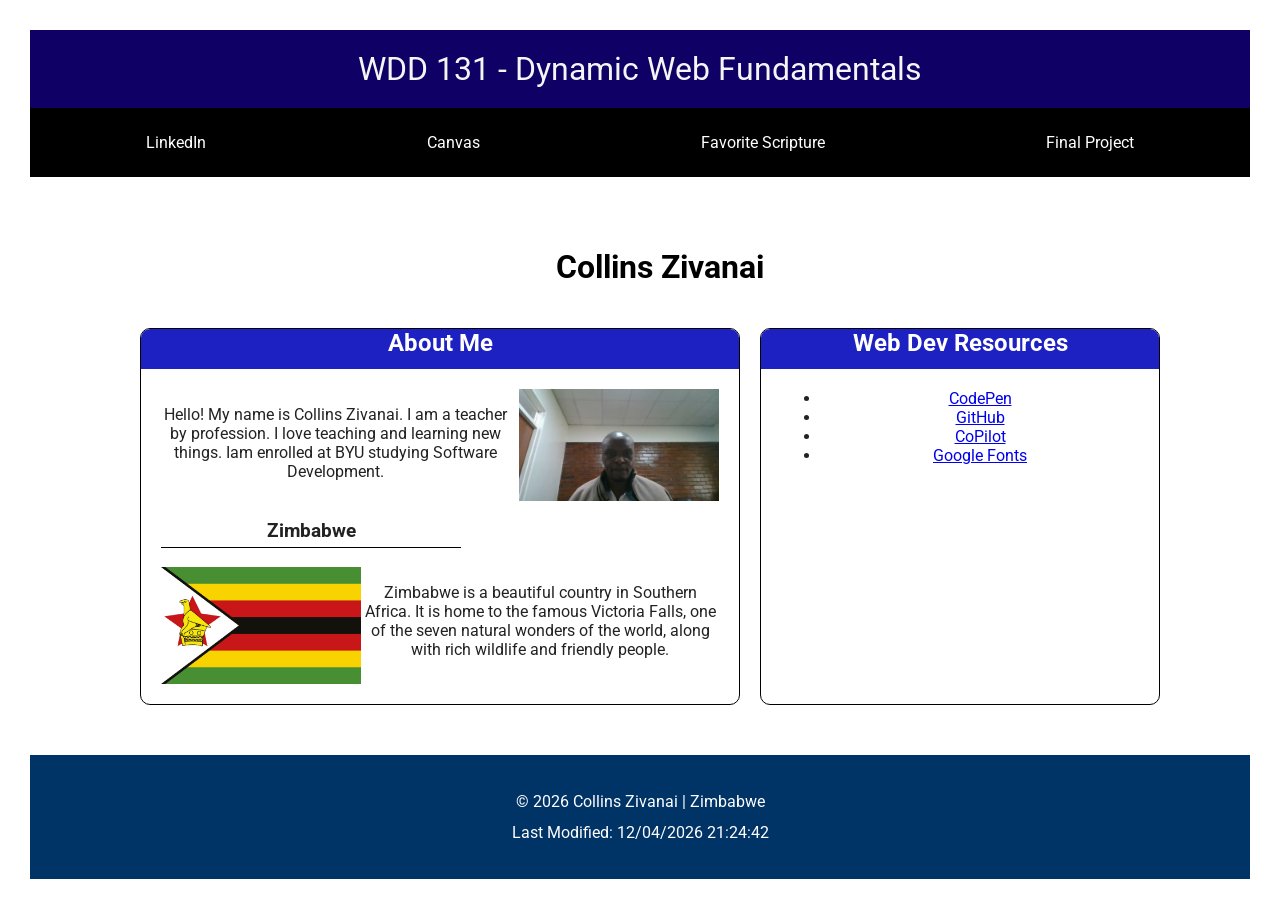
<file: index.html>
<!DOCTYPE html>
<html lang="en">

<head>
    <meta charset="UTF-8">
    <meta name="viewport" content="width=device-width, initial-scale=1.0">

    <title>WDD 131 - Dynamic Web Fundamentals - Collins Zivanai</title>

    <meta name="description" content="WDD 131 - Dynamic Web Fundamentals, Collins Zivanai, Profile">
    <meta name="author" content="Collins Zivanai">

    <link rel="preconnect" href="https://fonts.googleapis.com">
    <link rel="preconnect" href="https://fonts.gstatic.com" crossorigin>
    <link href="https://fonts.googleapis.com/css2?family=Roboto&display=swap" rel="stylesheet">
    <link rel="stylesheet" href="styles/base.css">

    <script src="scripts/getdates.js" defer></script>

</head>

<body>

    <header>

        <span id="course-title">
            WDD 131 - Dynamic Web Fundamentals
        </span>

        <nav>

            <a href="https://www.linkedin.com/in/collins-zivanai-a1b0b11b4">LinkedIn</a>

            <a href="https://byupw.instructure.com/" target="_blank">Canvas</a>

            <a href="https://www.churchofjesuschrist.org/study/scriptures/nt/matt/25?lang=eng&id=p1-p13#p1" target="_blank">Favorite Scripture</a>

            <a href="#">Final Project</a>

        </nav>

    </header>

    <main>

        <h1>Collins Zivanai</h1>

        <div class="cards-container">
            <section class="card">

                <h2>About Me</h2>

                <div class = "profile">
                    <img src="images/profile.jpg" alt="My Profile Picture">

                    <p>
                        Hello! My name is Collins Zivanai. I am a teacher by profession.
                        I love teaching and learning new things. Iam enrolled at BYU studying
                        Software Development.
                    </p>
                </div>

                <h3 class="country-name">Zimbabwe</h3>

                <div class = "zimbabwe">
                    <img src="images/myzimbabwe.jpg" alt="Victoria Falls">

                    <p>
                        Zimbabwe is a beautiful country in Southern Africa. It is home
                        to the famous Victoria Falls, one of the seven natural wonders
                        of the world, along with rich wildlife and friendly people.
                    </p>
                </div>
            </section>


            <section class="card">
                <h2>Web Dev Resources</h2>
                    <ul class="navigation-webdev">
                        <li><a href="https://codepen.io/your-work" title="CodePen">CodePen</a></li>
                        <li><a href="https://github.com/" title="GitHub">GitHub</a></li>
                        <li><a href="https://copilot.microsoft.com/" title="AI MS CoPilot">CoPilot</a></li>
                        <li><a href="https://fonts.google.com/" title="Google Fonts">Google Fonts</a></li>
                    </ul>

            </section>
        </div>
    </main>
    <footer>

        <p>
            &copy;
            <span id="currentyear"></span>
            Collins Zivanai | Zimbabwe
        </p>

        <p id="lastModified"></p>

    </footer>

</body>

</html>
</file>
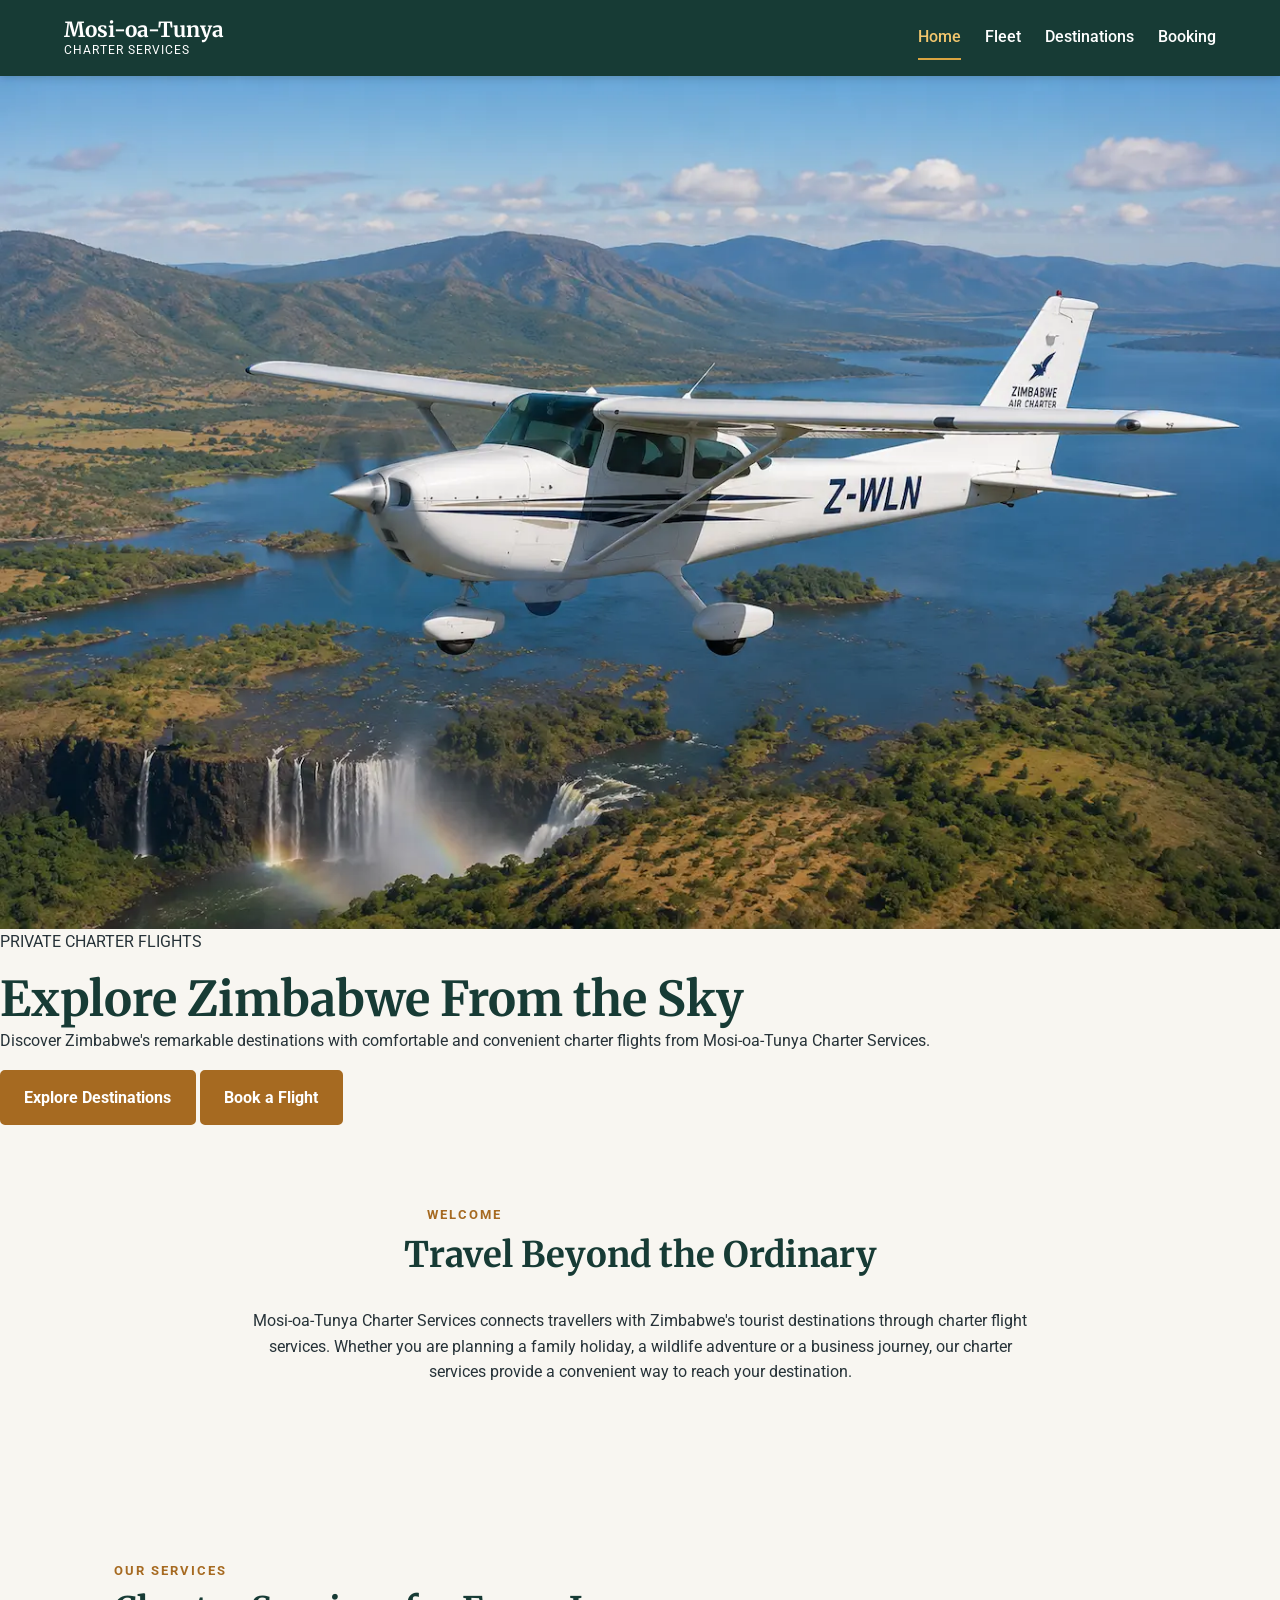
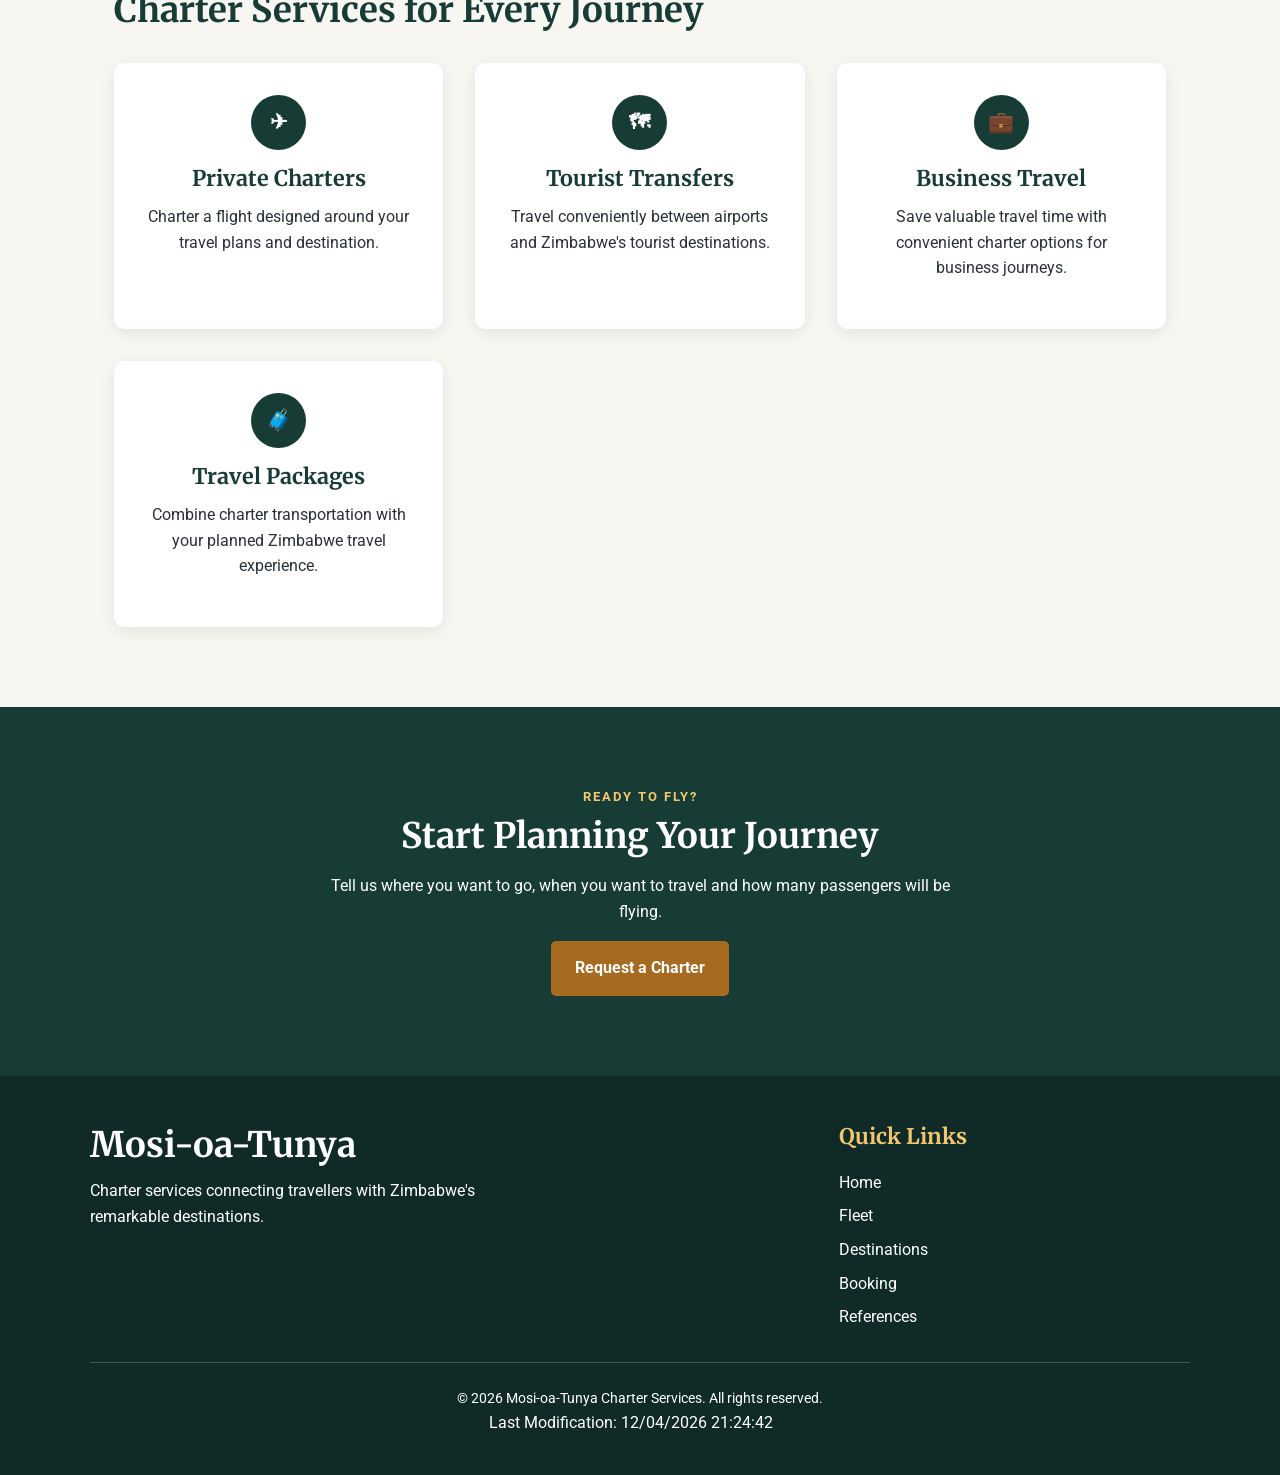
<file: Project/index.html>
<!DOCTYPE html>
<html lang="en">

<head>
    <meta charset="UTF-8">
    <meta name="viewport" content="width=device-width, initial-scale=1.0">

    <meta name="description" content="Mosi-oa-Tunya Charter Services provides charter flights connecting travellers with Zimbabwe's tourist destinations.">

    <meta name="author" content="Collins Zivanai">

    <title>Mosi-oa-Tunya Charter Services | Home</title>

    <link rel="preconnect" href="https://fonts.googleapis.com">
    <link rel="preconnect" href="https://fonts.gstatic.com" crossorigin>

    <link
        href="https://fonts.googleapis.com/css2?family=Merriweather:wght@700&family=Roboto:wght@400;500;700&display=swap"
        rel="stylesheet">

    <link rel="stylesheet" href="styles/site.css">

    <script src="scripts/site.js" defer></script>
</head>

<body>

    <header class="site-header">

        <div class="header-container">

            <a href="index.html" class="logo">
                Mosi-oa-Tunya
                <span>Charter Services</span>
            </a>

            <button class="menu-button" id="menuButton"
                aria-label="Open navigation menu">
                ☰
            </button>

            <nav class="navigation" id="navigation">
                <a href="index.html" class="active">Home</a>
                <a href="fleet.html">Fleet</a>
                <a href="destinations.html">Destinations</a>
                <a href="booking.html">Booking</a>
            </nav>

        </div>

    </header>


    <main>


        <section class="hero">

            <picture>
                <img
                    src="Images/hero.webp"
                    alt="Cessna aircraft flying over a Zimbabwean landscape">
            </picture>

            <div class="hero-content">

                <p class="hero-label">PRIVATE CHARTER FLIGHTS</p>

                <h1>Explore Zimbabwe From the Sky</h1>

                <p>
                    Discover Zimbabwe's remarkable destinations with
                    comfortable and convenient charter flights from
                    Mosi-oa-Tunya Charter Services.
                </p>

                <div class="hero-buttons">
                    <a href="destinations.html" class="button">
                        Explore Destinations
                    </a>

                    <a href="booking.html" class="button button-secondary">
                        Book a Flight
                    </a>
                </div>

            </div>

        </section>

        <section class="intro section">

            <div class="section-heading">

                <p class="section-label">WELCOME</p>

                <h2>Travel Beyond the Ordinary</h2>

            </div>

            <p>
                Mosi-oa-Tunya Charter Services connects travellers
                with Zimbabwe's tourist destinations through charter
                flight services. Whether you are planning a family
                holiday, a wildlife adventure or a business journey,
                our charter services provide a convenient way to reach
                your destination.
            </p>

        </section>

        <section class="services section">

            <div class="section-heading">

                <p class="section-label">OUR SERVICES</p>

                <h2>Charter Services for Every Journey</h2>

            </div>

            <div class="service-grid">

                <article class="service-card">

                    <div class="service-icon">✈</div>

                    <h3>Private Charters</h3>

                    <p>
                        Charter a flight designed around your travel
                        plans and destination.
                    </p>

                </article>


                <article class="service-card">

                    <div class="service-icon">🗺</div>

                    <h3>Tourist Transfers</h3>

                    <p>
                        Travel conveniently between airports and
                        Zimbabwe's tourist destinations.
                    </p>

                </article>


                <article class="service-card">

                    <div class="service-icon">💼</div>

                    <h3>Business Travel</h3>

                    <p>
                        Save valuable travel time with convenient
                        charter options for business journeys.
                    </p>

                </article>


                <article class="service-card">

                    <div class="service-icon">🧳</div>

                    <h3>Travel Packages</h3>

                    <p>
                        Combine charter transportation with your
                        planned Zimbabwe travel experience.
                    </p>

                </article>

            </div>

        </section>

        <section class="cta">

            <div class="cta-content">

                <p class="section-label">READY TO FLY?</p>

                <h2>Start Planning Your Journey</h2>

                <p>
                    Tell us where you want to go, when you want to
                    travel and how many passengers will be flying.
                </p>

                <a href="booking.html" class="button">
                    Request a Charter
                </a>

            </div>

        </section>

    </main>


    <footer class="site-footer">

        <div class="footer-container">

            <div class="footer-brand">

                <h2>Mosi-oa-Tunya</h2>

                <p>
                    Charter services connecting travellers
                    with Zimbabwe's remarkable destinations.
                </p>

            </div>


            <div class="footer-links">

                <h3>Quick Links</h3>

                <a href="index.html">Home</a>
                <a href="fleet.html">Fleet</a>
                <a href="destinations.html">Destinations</a>
                <a href="booking.html">Booking</a>
                <a href="references.html">References</a>

            </div>

        </div>

        <p class="copyright">
            &copy; 2026 Mosi-oa-Tunya Charter Services.
            All rights reserved.
        </p>
        <p id="lastModified"></p>
    </footer>

</body>

</html>
</file>
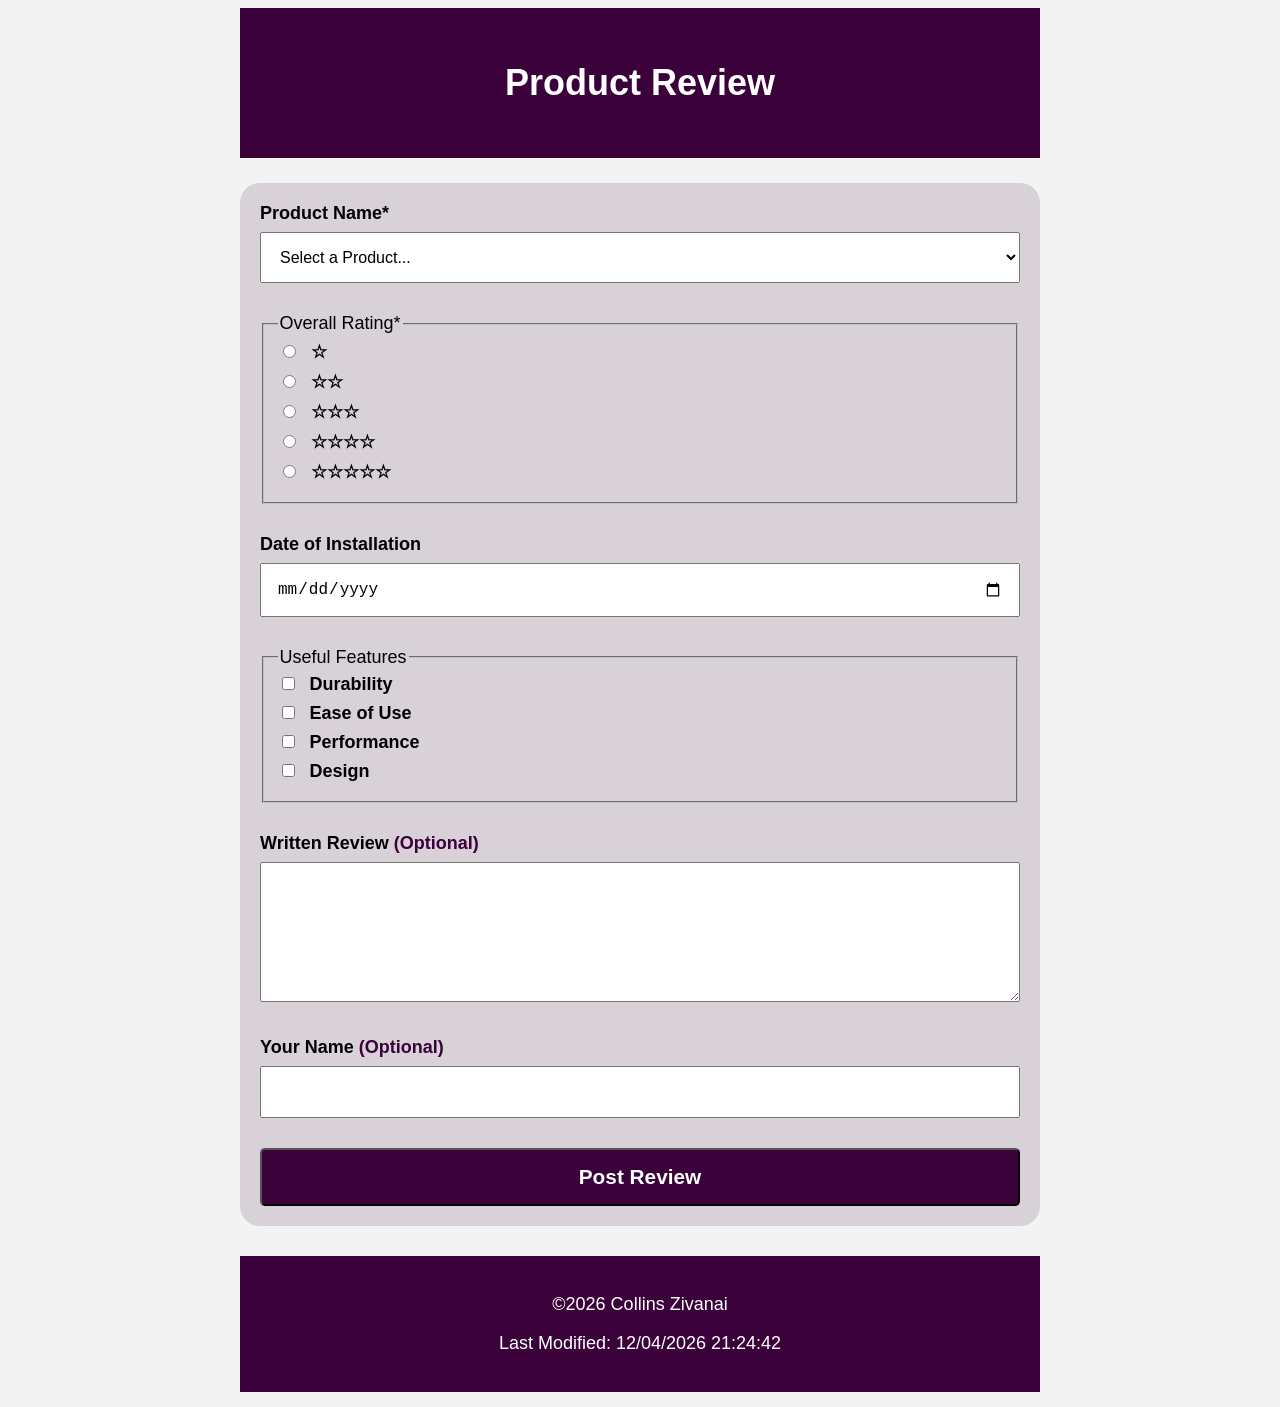
<file: form.html>
<!DOCTYPE html>
<html lang="en">

<head>

<meta charset="UTF-8">
<meta name="viewport" content="width=device-width, initial-scale=1.0">
<meta name="description" content="This page allows users to submit a product review, including ratings and features">
<meta name="author" content="Collins Zivanai">

<title>Product Review</title>

<link rel="stylesheet" href="styles/form.css">

<script src="scripts/form.js" defer></script>

</head>

<body>

<header>
<h1>Product Review</h1>
</header>

<main>

<form method="get" action="review.html">

<div class="attributes">

<label for="productName">Product Name*</label>

<select id="productName" name="productName" required>

<option value="" disabled selected>Select a Product...</option>

</select>

</div>


<fieldset class="attributes">

<legend>Overall Rating*</legend>

<div class="rating">

    <div>
            <input type="radio" id="Rating1" name="productRating" value="1" required> 
            <label for="Rating1">☆</label>
    </div>

    <div>
            <input type="radio" id="Rating2" name="productRating" value="2" required>
            <label for="Rating2"> ☆☆</label>
    </div>

    <div>
            <input type="radio" id="Rating3" name="productRating" value="3" required>
            <label for="Rating3"> ☆☆☆</label>
    </div>

    <div>
            <input type="radio" id="Rating4" name="productRating" value="4" required> 
            <label for="Rating4">☆☆☆☆</label>
    </div>

<div>

<input type="radio" id="Rating5" name="productRating" value="5" required>
<label for="Rating5"> ☆☆☆☆☆</label>
</div>
</div>

</fieldset>


<div class="attributes">

<label for="installDate">Date of Installation</label>

<input type="date" id="installDate" name="installDate" required>

</div>


<fieldset class="attributes">

<legend>Useful Features</legend>

<div class="features">

    <div>   
            <input type="checkbox" id="durability" name="productFeatures" value="Durability">
            <label for="durability">Durability</label>
    </div>

    <div>
            <input type="checkbox" id="ease" name="productFeatures" value="Ease of Use">
            <label for="ease">Ease of Use</label>
    </div>

    <div>
            <input type="checkbox" id="performance" name="productFeatures" value="Performance">
            <label for="performance">Performance</label>
    </div>

    <div>
            <input type="checkbox" id="design" name="productFeatures" value="Design">
            <label for="design">Design</label>
    </div>

</div>

</fieldset>


<div class="attributes">

<label for="productReview">Written Review <span class="optional">(Optional)</span></label>

<textarea id="productReview" name="productReview" rows="6"></textarea>

</div>


<div class="attributes">

<label for="username">Your Name <span class="optional">(Optional)</span></label>

<input type="text" id="username" name="username">

</div>


<input type="submit" value="Post Review" class="submit-button">

</form>

</main>

<footer>

<p>&copy;2026 Collins Zivanai</p>

<p id="lastModified"></p>

</footer>

</body>
</html>
</file>
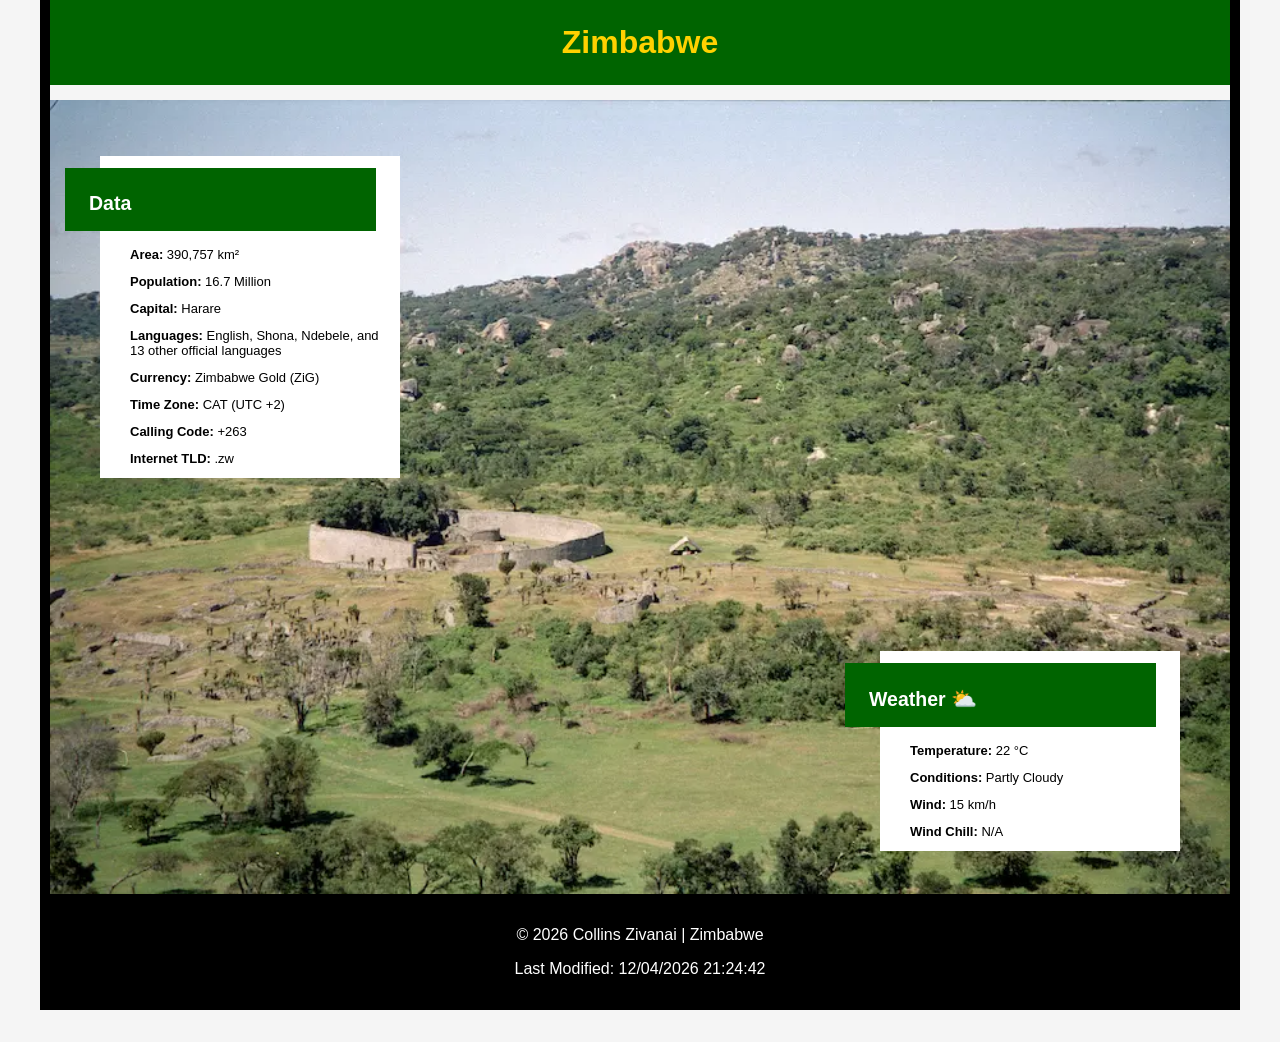
<file: place.html>
<!DOCTYPE html>
<html lang="en">
<head>
    <meta charset="UTF-8">
    <meta name="viewport" content="width=device-width, initial-scale=1.0">
     <meta name="description" content="Explore the fauna, flora and cultural heritage of the Zimbabwean people. View photos, history and information about the house of stone that is Zimbabwe">
    <meta name="author" content="Collins Zivanai">
    <title>Explore Zimbabwe</title>

    <link rel="stylesheet" href="styles/place.css">
    <link rel="stylesheet" href="styles/place-large.css">

    <script src="scripts/place.js" defer></script>
</head>
<body>

<header>
    <h1>Zimbabwe</h1>
</header>

<main class="hero">

    <picture>
        <source srcset="images/zimbabwe-large.webp" media="(min-width: 800px)">
        <img src="images/zimbabwe-small.webp" alt="Great Zimbabwe Ruins" width="700" height="900">
    </picture>

    <section class="content">

        <section class="data card">
     
            <h2>Data</h2>

            <p><strong>Area:</strong> 390,757 km²</p>
            <p><strong>Population:</strong> 16.7 Million</p>
            <p><strong>Capital:</strong> Harare</p>
            <p><strong>Languages:</strong> English, Shona, Ndebele, and 13 other official languages</p>
            <p><strong>Currency:</strong> Zimbabwe Gold (ZiG)</p>
            <p><strong>Time Zone:</strong> CAT (UTC +2)</p>
            <p><strong>Calling Code:</strong> +263</p>
            <p><strong>Internet TLD:</strong> .zw</p>

        </section>

        <section class="weather card">

            <h2>Weather</h2>

            <img class="weather-icon" src="images/weather-icon.svg" alt="Partly cloudy weather icon" width="70">

            <p><strong>Temperature:</strong> <span id="temp">22</span> °C</p>
            <p><strong>Conditions:</strong> Partly Cloudy</p>
            <p><strong>Wind:</strong> <span id="wind">15</span> km/h</p>
            <p><strong>Wind Chill:</strong> <span id="windchill"></span></p>

        </section>
    </section>

</main>

<footer>

    <p>
        &copy;
        <span id="currentyear"></span>
        Collins Zivanai | Zimbabwe
    </p>

    <p id="lastModified"></p>

</footer>

</body>
</html>
</file>
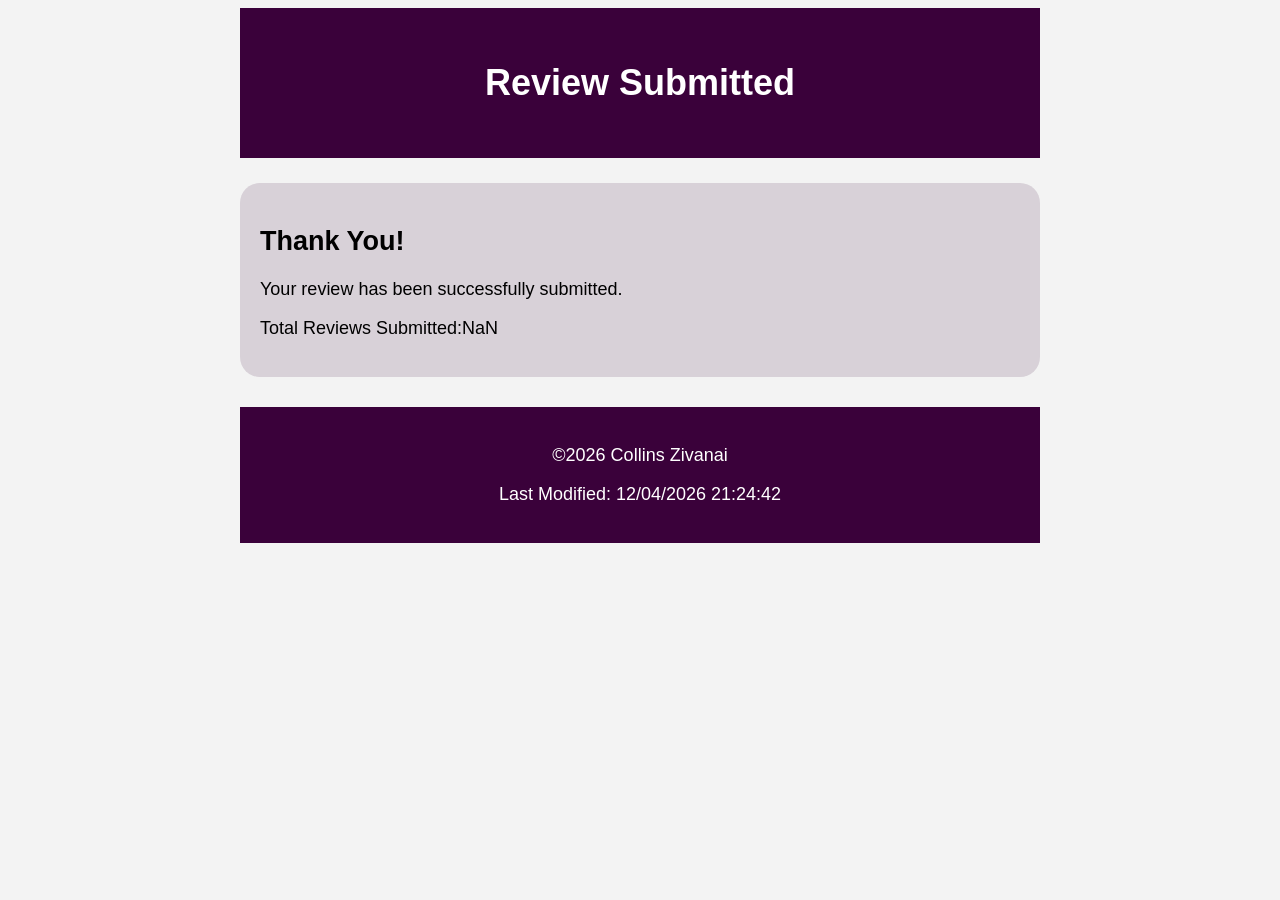
<file: review.html>
<!DOCTYPE html>
<html lang="en">

<head>

<meta charset="UTF-8">

<meta name="viewport" content="width=device-width, initial-scale=1.0">
<meta name="description" content="This page confirms receipt of your review. Your input has been recorded and will be used to enhance our products">
<meta name="author" content="Collins Zivanai">

<title>Thank You</title>

<link rel="stylesheet" href="styles/form.css">

<script src="scripts/review.js" defer></script>

</head>

<body>

<header>

<h1>Review Submitted</h1>

</header>

<main>

<h2>Thank You!</h2>

<p>Your review has been successfully submitted.</p>

<p>Total Reviews Submitted:<span id="reviewCount"></span></p>

</main>

<footer>

<p>&copy;2026 Collins Zivanai</p>

<p id="lastModified"></p>

</footer>

</body>

</html>
</file>
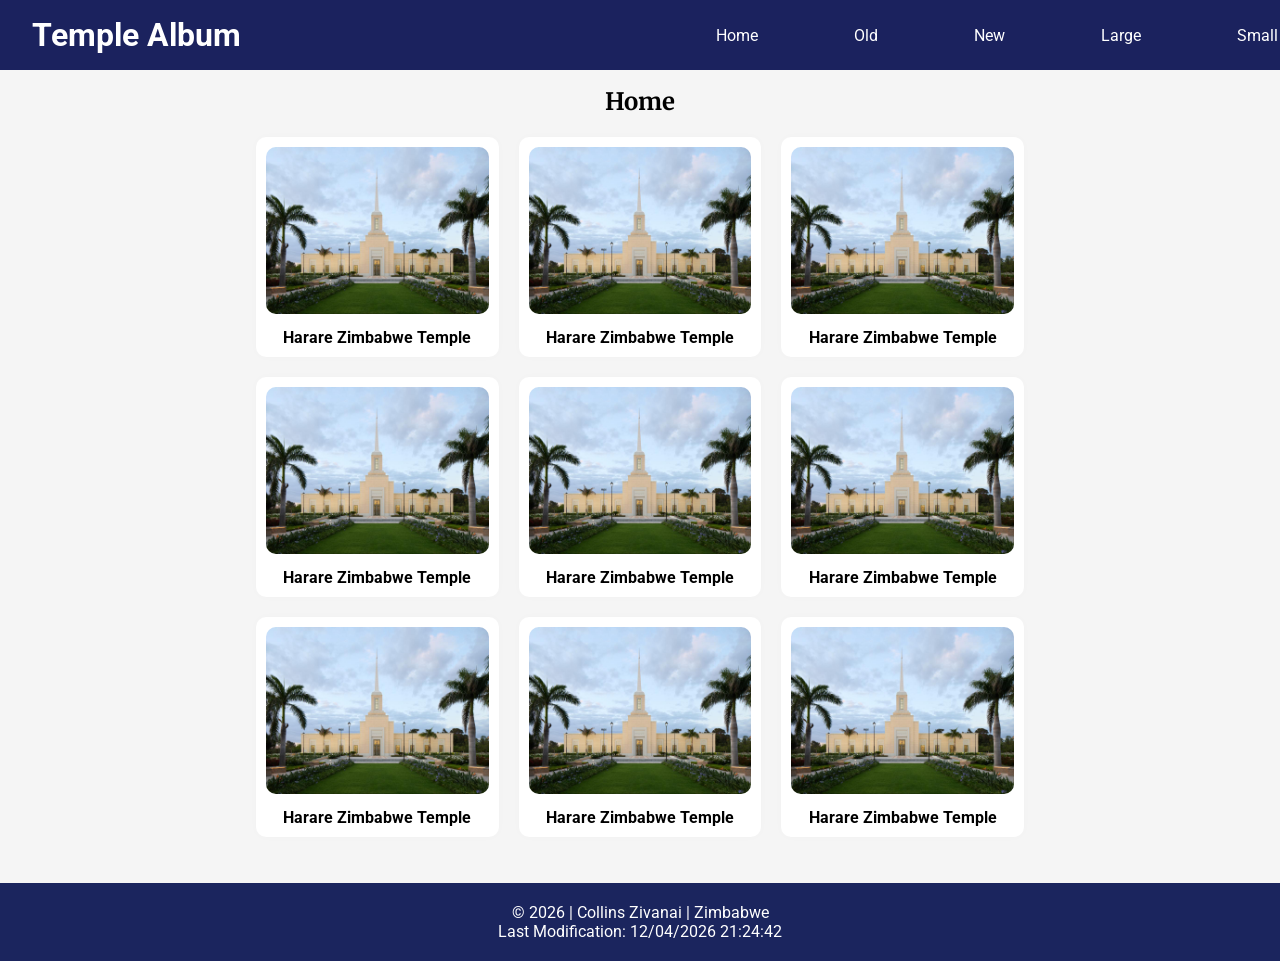
<file: temples.html>
<!DOCTYPE html>
<html lang="en">
<head>
    <meta charset="UTF-8">
    <meta name="viewport" content="width=device-width, initial-scale=1.0">
    <meta name="description" content="Explore the Harare Zimbabwe temple. View photos, history and information about the house of the Lord in Zimbabwe">
    <meta name="author" content="Collins Zivanai">

    <title>Temple Album</title>

    <link rel="preconnect" href="https://fonts.googleapis.com">
    <link rel="preconnect" href="https://fonts.gstatic.com" crossorigin>

    <link href="https://fonts.googleapis.com/css2?family=Roboto:wght@400;700&family=Merriweather:wght@700&display=swap" rel="stylesheet">

    <link rel="stylesheet" href="styles/temples.css">
    <link rel="stylesheet" href="styles/temples-large.css">

    <script src="scripts/temples.js" defer></script>

</head>

<body>

<header>

    <h1>Temple Album</h1>

    <button id="menu" aria-label="Menu">&#9776;</button>

    <nav class="nav">

        <a href="#">Home</a>
        <a href="#">Old</a>
        <a href="#">New</a>
        <a href="#">Large</a>
        <a href="#">Small</a>

    </nav>

</header>

<main>

<h2>Home</h2>

<div class="gallery">

<figure>
<img src="images/harare-temple.jpg" alt="Harare Zimbabwe Temple">
<figcaption>Harare Zimbabwe Temple</figcaption>
</figure>

<figure>
<img src="images/harare-temple.jpg" alt="Harare Zimbabwe Temple">
<figcaption>Harare Zimbabwe Temple</figcaption>
</figure>

<figure>
<img src="images/harare-temple.jpg" alt="Harare Zimbabwe Temple">
<figcaption>Harare Zimbabwe Temple</figcaption>
</figure>

<figure>
<img src="images/harare-temple.jpg" alt="Harare Zimbabwe Temple">
<figcaption>Harare Zimbabwe Temple</figcaption>
</figure>

<figure>
<img src="images/harare-temple.jpg" alt="Harare Zimbabwe Temple">
<figcaption>Harare Zimbabwe Temple</figcaption>
</figure>

<figure>
<img src="images/harare-temple.jpg" alt="Harare Zimbabwe Temple">
<figcaption>Harare Zimbabwe Temple</figcaption>
</figure>

<figure>
<img src="images/harare-temple.jpg" alt="Harare Zimbabwe Temple">
<figcaption>Harare Zimbabwe Temple</figcaption>
</figure>

<figure>
<img src="images/harare-temple.jpg" alt="Harare Zimbabwe Temple">
<figcaption>Harare Zimbabwe Temple</figcaption>
</figure>

<figure>
<img src="images/harare-temple.jpg" alt="Harare Zimbabwe Temple">
<figcaption>Harare Zimbabwe Temple</figcaption>
</figure>

</div>

</main>

<footer>

<p>
&copy;
<span id="currentyear"></span>
| Collins Zivanai | Zimbabwe
</p>

<p id="lastModified"></p>

</footer>

</body>
</html>
</file>
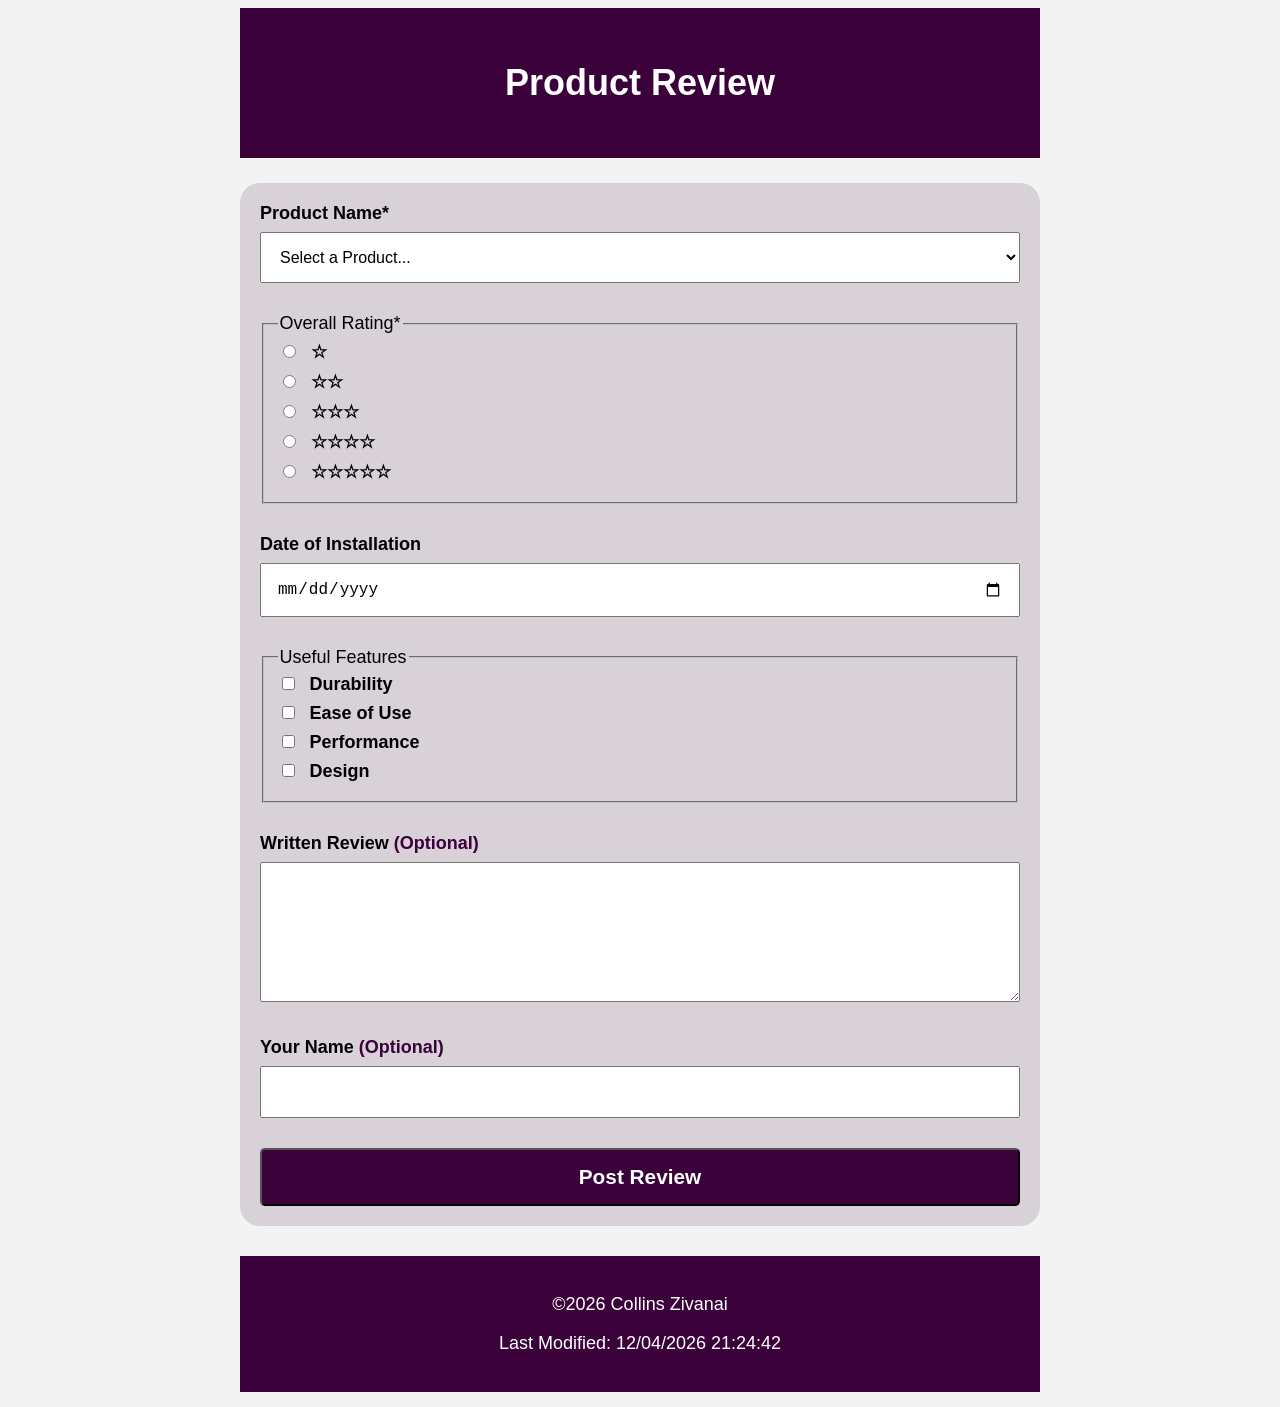
<file: Project/form.html>
<!DOCTYPE html>
<html lang="en">

<head>

<meta charset="UTF-8">
<meta name="viewport" content="width=device-width, initial-scale=1.0">
<meta name="Description" content="Confirmation page showing your review was received, with total reviews and last modified date">
<meta name="Author" content="Collins Zivanai">

<title>Product Review</title>

<link rel="stylesheet" href="styles/form.css">

<script src="scripts/form.js" defer></script>

</head>

<body>

<header>
<h1>Product Review</h1>
</header>

<main>

<form method="get" action="review.html">

<div class="attributes">

<label for="productName">Product Name*</label>

<select id="productName" name="productName" required>

<option value="" disabled selected>Select a Product...</option>

</select>

</div>


<fieldset class="attributes">

<legend>Overall Rating*</legend>

<div class="rating">

    <div>
            <input type="radio" id="Rating1" name="productRating" value="1" required> 
            <label for="Rating1">☆</label>
    </div>

    <div>
            <input type="radio" id="Rating2" name="productRating" value="2" required>
            <label for="Rating2"> ☆☆</label>
    </div>

    <div>
            <input type="radio" id="Rating3" name="productRating" value="3" required>
            <label for="Rating3"> ☆☆☆</label>
    </div>

    <div>
            <input type="radio" id="Rating4" name="productRating" value="4" required> 
            <label for="Rating4">☆☆☆☆</label>
    </div>

<div>

<input type="radio" id="Rating5" name="productRating" value="5" required>
<label for="Rating5"> ☆☆☆☆☆</label>
</div>
</div>

</fieldset>


<div class="attributes">

<label for="installDate">Date of Installation</label>

<input type="date" id="installDate" name="installDate" required>

</div>


<fieldset class="attributes">

<legend>Useful Features</legend>

<div class="features">

    <div>   
            <input type="checkbox" id="durability" name="productFeatures" value="Durability">
            <label for="durability">Durability</label>
    </div>

    <div>
            <input type="checkbox" id="ease" name="productFeatures" value="Ease of Use">
            <label for="ease">Ease of Use</label>
    </div>

    <div>
            <input type="checkbox" id="performance" name="productFeatures" value="Performance">
            <label for="performance">Performance</label>
    </div>

    <div>
            <input type="checkbox" id="design" name="productFeatures" value="Design">
            <label for="design">Design</label>
    </div>

</div>

</fieldset>


<div class="attributes">

<label for="productReview">Written Review <span class="optional">(Optional)</span></label>

<textarea id="productReview" name="productReview" rows="6"></textarea>

</div>


<div class="attributes">

<label for="username">Your Name <span class="optional">(Optional)</span></label>

<input type="text" id="username" name="username">

</div>


<input type="submit" value="Post Review" class="submit-button">

</form>

</main>

<footer>

<p>&copy;2026 Collins Zivanai</p>

<p id="lastModified"></p>

</footer>

</body>
</html>
</file>
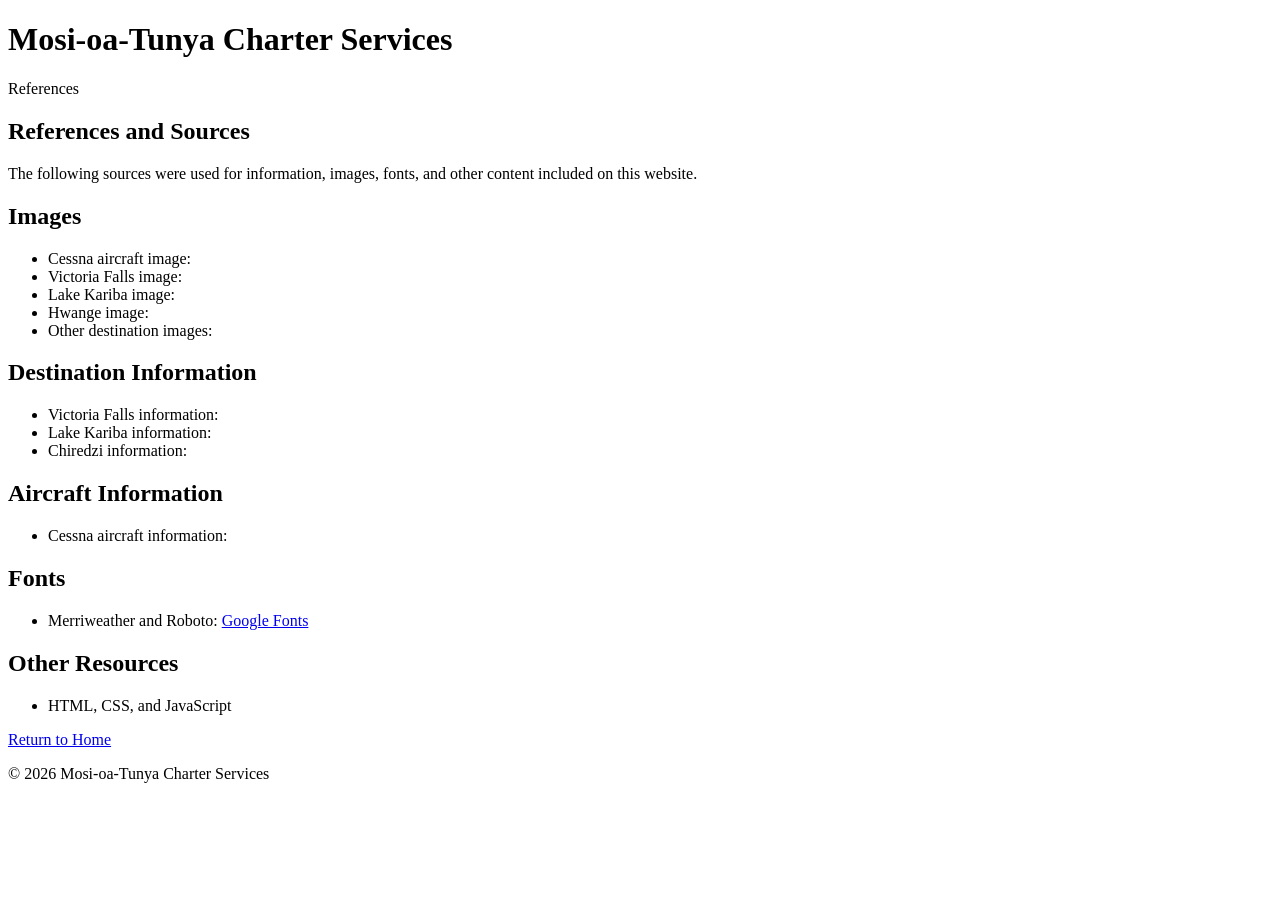
<file: Project/references.html>
<!DOCTYPE html>
<html lang="en">

<head>
    <meta charset="UTF-8">

    <meta name="viewport" content="width=device-width, initial-scale=1.0">

    <meta name="description" content="References and sources used for the Mosi-oa-Tunya Charter Services website.">

    <meta name="author" content="Collins Zivanai">

    <title>Mosi-oa-Tunya Charter Services | References</title>
</head>

<body>

    <header>

        <h1>Mosi-oa-Tunya Charter Services</h1>

        <p>References</p>

    </header>


    <main>

        <h2>References and Sources</h2>

        <p>
            The following sources were used for information,
            images, fonts, and other content included on this
            website.
        </p>


        <section>

            <h2>Images</h2>

            <ul>

                <li>
                    Cessna aircraft image:
                    <a href="https://cessna.com"></a>
                </li>

                <li>
                    Victoria Falls image:
                    <a href="www.vicfallsauthority.co.zw"></a>
                </li>

                <li>
                    Lake Kariba image:
                    <a href="www.nyaminyamirdc.co.zw"></a>
                </li>

                <li>
                    Hwange image:
                    <a href="www.natparks.org"></a>
                </li>

                <li>
                    Other destination images:
                    <a href="www.zta.co.zw"></a>
                </li>

            </ul>

        </section>


        <section>

            <h2>Destination Information</h2>

            <ul>

                <li>
                    Victoria Falls information:
                    <a href="www.vicfallsauthority.co.zw"></a>
                </li>

                <li>
                    Lake Kariba information:
                    <a href="www.zambeziauthority.org"></a>
                </li>

                <li>
                    Chiredzi information:
                    <a href="www.chiredzirdc.co.zw"></a>
                </li>

            </ul>

        </section>


        <section>

            <h2>Aircraft Information</h2>

            <ul>

                <li>
                    Cessna aircraft information:
                    <a href="https://cessna.com"></a>
                </li>

            </ul>

        </section>


        <section>

            <h2>Fonts</h2>

            <ul>

                <li>
                    Merriweather and Roboto:
                    <a href="https://fonts.google.com/">
                        Google Fonts
                    </a>
                </li>

            </ul>

        </section>


        <section>

            <h2>Other Resources</h2>

            <ul>

                <li>
                    HTML, CSS, and JavaScript 
                </li>

            </ul>

        </section>

    </main>


    <footer>

        <p>
            <a href="index.html">
                Return to Home
            </a>
        </p>

        <p>
            &copy; 2026 Mosi-oa-Tunya Charter Services
        </p>

    </footer>

</body>

</html>
</file>
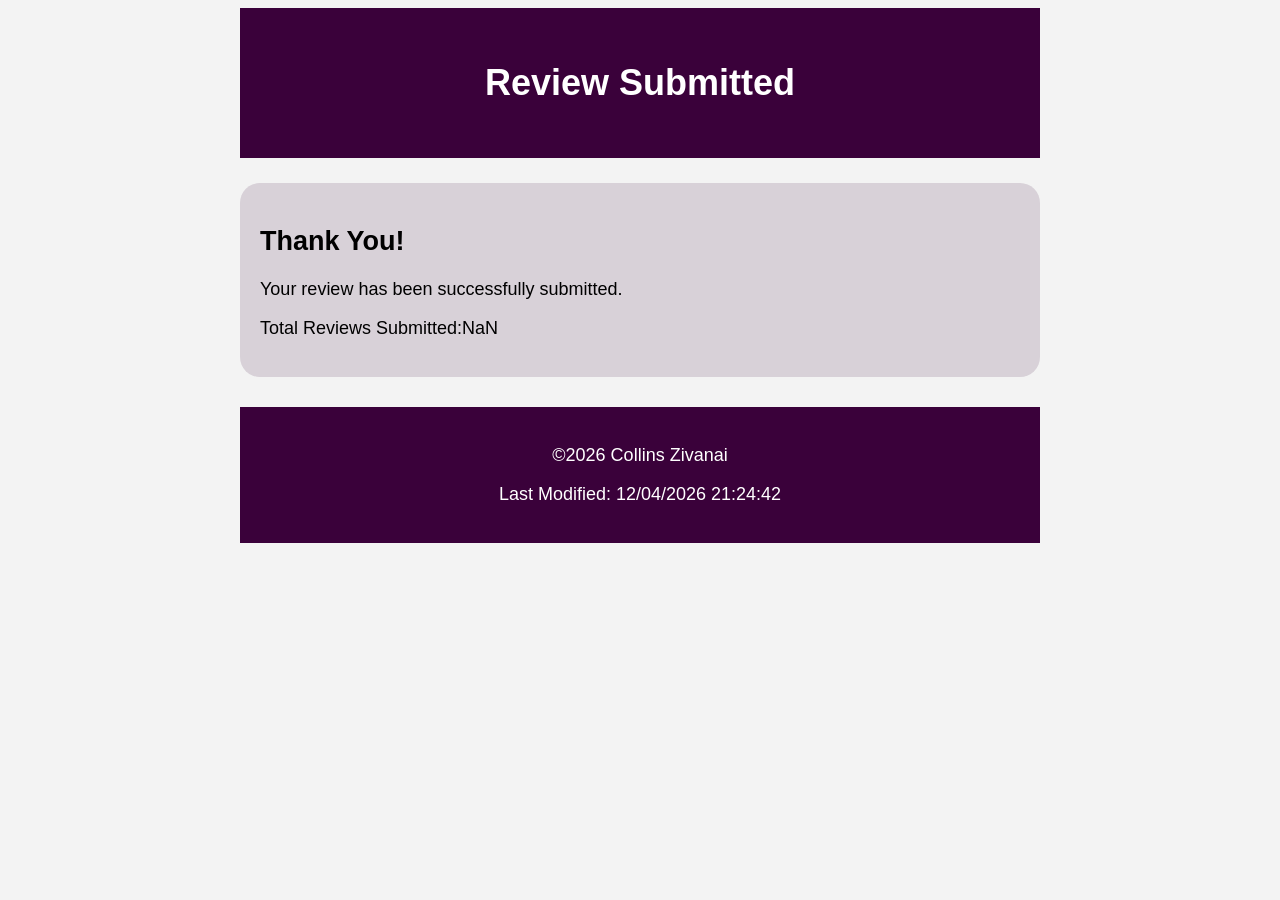
<file: Project/review.html>
<!DOCTYPE html>
<html lang="en">

<head>

<meta charset="UTF-8">

<meta name="viewport" content="width=device-width, initial-scale=1.0">
<meta name="Description" content="This page confirms receipt of your review. Your input has been recoreded and will be used to enhance our products">
<meta name="Author" content="Collins Zivanai">

<title>Thank You</title>

<link rel="stylesheet" href="styles/form.css">

<script src="scripts/review.js" defer></script>

</head>

<body>

<header>

<h1>Review Submitted</h1>

</header>

<main>

<h2>Thank You!</h2>

<p>Your review has been successfully submitted.</p>

<p>Total Reviews Submitted:<span id="reviewCount"></span></p>

</main>

<footer>

<p>&copy;2026 Collins Zivanai</p>

<p id="lastModified"></p>

</footer>

</body>

</html>
</file>
<file: styles/base.css>
body {
    margin: 30px;
    font-family: 'Roboto', sans-serif;
    background: white;
    color:#222222;
}


header {
    background: rgb(15, 0, 102);
    color:#f5f5f5;
}

#course-title {
    display: block;
    text-align: center;
    font-size: 2rem;
    font-family: 'Roboto', sans-serif;
    padding: 20px;
}


nav {
    display: flex;
    justify-content: space-around;
    gap: 20px;
    background: black;
    padding: 15px;
}

nav a {
    color: white;
    text-decoration: none;
    padding: 10px 18px;
    border-radius: 5px;
    transition: 0.3s;
}

nav a:hover {
    background: white;
    color: rgba(0, 2, 102, 0.616);
}


main {
    max-width: 1000px;
    margin: 30px auto;
    padding: 20px;

    display: grid;
    grid-template-columns: 1fr 1fr;
    gap: 20px;
}

main h1 {
    grid-column: 1 / 3;
    text-align: center;
    color: black;
}


.card {
    background: white;
    border-radius: 10px;
    border: 1px solid black;
    padding: 20px;
    padding-top: 0;
    text-align: center;
    overflow: hidden;
}

.profile {
    display: flex;
    flex-direction: row-reverse;
    gap: 10px;
}

.cards-container {
    display: grid;
    grid-template-columns: 600px 400px;
    gap: 20px;
}
.country-name {
    border-bottom: 1px solid black;
    width: 300px;
    padding-bottom: 5px;
}

.zimbabwe {
display: flex;
}

.card h2 {
    color: white;
    background: rgb(30, 33, 194);
    margin: 0 -20px 20px -20px;
    padding: 12px 0;
    text-align: center;
    border-radius: 8px 8px 0 0;
    padding-top: 0;
    width: calc(100% + 40px);
}

.card img {
    width: 200px;
    height: auto;
}


footer {
    background: #003366;
    color: white;
    text-align: center;
    padding: 25px;
}

footer p {
    margin: 12px;
}

/* Responsive */

@media (max-width:768px){

    main{
        grid-template-columns:1fr;
    }

    main h1{
        grid-column:1;
    }

    nav{
        flex-direction:column;
        align-items:center;
    }

}
</file>
<file: Project/styles/site.css>
* {
    box-sizing: border-box;
    margin: 0;
    padding: 0;
}

html {
    scroll-behavior: smooth;
}

body {
    font-family: "Roboto", Arial, sans-serif;
    line-height: 1.6;
    color: #263238;
    background-color: #f8f6f1;
}

img {
    display: block;
    width: 100%;
    height: auto;
}

a {
    color: inherit;
    text-decoration: none;
}

button,
input,
select,
textarea {
    font: inherit;
}

button {
    cursor: pointer;
}

h1,
h2,
h3 {
    font-family: "Merriweather", Georgia, serif;
    line-height: 1.2;
    color: #173b35;
}

h1 {
    font-size: 3rem;
}

h2 {
    font-size: 2.2rem;
    margin-bottom: 1rem;
}

h3 {
    font-size: 1.35rem;
    margin-bottom: 0.75rem;
}

p {
    margin-bottom: 1rem;
}

.site-header {
    background-color: #173b35;
    color: white;
    position: sticky;
    top: 0;
    z-index: 1000;
    box-shadow: 0 2px 8px rgba(0, 0, 0, 0.15);
}

.header-container {
    max-width: 1200px;
    margin: 0 auto;
    padding: 1rem 1.5rem;

    display: flex;
    align-items: center;
    justify-content: space-between;
    gap: 2rem;
}

.logo {
    font-family: "Merriweather", Georgia, serif;
    font-size: 1.3rem;
    font-weight: 700;
    line-height: 1.2;
}

.logo span {
    display: block;
    font-family: "Roboto", Arial, sans-serif;
    font-size: 0.75rem;
    font-weight: 400;
    letter-spacing: 1px;
    text-transform: uppercase;
}

.navigation {
    display: flex;
    align-items: center;
    gap: 1.5rem;
}

.navigation a {
    padding: 0.5rem 0;
    font-weight: 500;
    border-bottom: 2px solid transparent;
}

.navigation a:hover,
.navigation a.active {
    border-bottom-color: #d9a441;
    color: #f2c66d;
}

.menu-button {
    display: none;
    border: none;
    background: transparent;
    color: white;
    font-size: 1.7rem;
}

.page-hero {
    min-height: 430px;

    background:
        linear-gradient(
            rgba(23, 59, 53, 0.78),
            rgba(23, 59, 53, 0.78)
        ),
        url("../images/hero.webp") center / cover no-repeat;

    display: flex;
    align-items: center;
    justify-content: center;
    text-align: center;
    color: white;
}

.page-hero-content {
    max-width: 750px;
    padding: 3rem 1.5rem;
}

.page-hero h1 {
    color: white;
    margin-bottom: 1rem;
}

.page-hero p {
    font-size: 1.15rem;
}

.section {
    max-width: 1100px;
    margin: 0 auto;
    padding: 5rem 1.5rem;
}

.section-heading {
    margin-bottom: 2rem;
}

.section-heading p {
    max-width: 700px;
}

.section-label {
    margin-bottom: 0.5rem;
    color: #a66a21;
    font-size: 0.8rem;
    font-weight: 700;
    letter-spacing: 2px;
    text-transform: uppercase;
}

.intro {
    text-align: center;
}

.intro > p {
    max-width: 800px;
    margin-left: auto;
    margin-right: auto;
}

.button {
    display: inline-block;
    background-color: #a66a21;
    color: white;
    padding: 0.8rem 1.4rem;
    border: 2px solid #a66a21;
    border-radius: 5px;
    font-weight: 700;
    transition:
        background-color 0.2s ease,
        transform 0.2s ease;
}

.button:hover {
    background-color: #7e4e18;
    border-color: #7e4e18;
    transform: translateY(-2px);
}

.destination-grid {
    display: grid;
    grid-template-columns: repeat(3, 1fr);
    gap: 2rem;
}

.destination-card {
    background-color: white;
    border-radius: 10px;
    overflow: hidden;

    box-shadow:
        0 4px 15px rgba(0, 0, 0, 0.1);

    display: flex;
    flex-direction: column;
    transition:
        transform 0.2s ease,
        box-shadow 0.2s ease;
}

.destination-card:hover {
    transform: translateY(-5px);
    box-shadow:
        0 8px 20px rgba(0, 0, 0, 0.15);
}

.destination-card img {
    height: 220px;
    object-fit: cover;
}

.destination-card-content {
    padding: 1.5rem;

    display: flex;
    flex-direction: column;
    flex-grow: 1;
}

.destination-card-content p {
    flex-grow: 1;
}

.destination-card .button {
    align-self: flex-start;
}

.filter-buttons {
    display: flex;
    justify-content: center;
    flex-wrap: wrap;
    gap: 0.75rem;
    margin-bottom: 2.5rem;
}

.filter-button {
    background-color: white;
    color: #173b35;
    border: 2px solid #173b35;
    border-radius: 5px;
    padding: 0.6rem 1.2rem;
    font-weight: 700;
}

.filter-button:hover,
.filter-button.active {
    background-color: #173b35;
    color: white;
}

.fleet-grid {
    display: grid;
    grid-template-columns: repeat(2, 1fr);
    gap: 2rem;
}

.fleet-card {
    background-color: white;
    border-radius: 10px;
    overflow: hidden;
    box-shadow: 0 4px 15px rgba(0, 0, 0, 0.1);
    transition:
        transform 0.2s ease,
        box-shadow 0.2s ease;
}

.fleet-card:hover {
    transform: translateY(-5px);
    box-shadow:
        0 8px 20px rgba(0, 0, 0, 0.15);
}

.fleet-card img {
    height: 280px;
    object-fit: cover;
}

.fleet-card-content {
    padding: 1.5rem;
}

.fleet-card-content p {
    margin-bottom: 1.5rem;
}

.service-grid {
    display: grid;
    grid-template-columns:
        repeat(3, 1fr);

    gap: 2rem;
}

.service-card {
    background-color: white;
    padding: 2rem;
    border-radius: 10px;
    text-align: center;
    box-shadow:
        0 4px 15px rgba(0, 0, 0, 0.08);
}

.service-icon {
    width: 55px;
    height: 55px;
    margin: 0 auto 1rem;
    display: flex;
    align-items: center;
    justify-content: center;
    background-color: #173b35;
    color: white;
    border-radius: 50%;
    font-size: 1.3rem;
    font-weight: 700;
}

.travel-planning {
    background-color: #e8eee9;
    max-width: none;
    padding-left: max(1.5rem, calc((100% - 1100px) / 2));
    padding-right: max(1.5rem, calc((100% - 1100px) / 2));
}

.planning-content {
    max-width: 1100px;
    margin: 0 auto;
}

.planning-options {
    display: grid;
    grid-template-columns: repeat(3, 1fr);
    gap: 2rem;
}

.planning-options article {
    background-color: white;
    padding: 1.5rem;
    border-radius: 8px;
}

.booking-section {
    background-color: #e8eee9;
    max-width: none;
}

.booking-container {
    max-width: 800px;
    margin: 0 auto;
}

.booking-form {
    background-color: white;
    padding: 2rem;
    border-radius: 10px;
    box-shadow:
        0 5px 20px rgba(0, 0, 0, 0.1);
}

fieldset {
    border: 1px solid #c5cbc7;
    border-radius: 6px;

    padding: 1.5rem;
    margin-bottom: 2rem;
}

legend {
    padding: 0 0.5rem;
    color: #173b35;
    font-family: "Merriweather", Georgia, serif;
    font-weight: 700;
}

.form-group {
    margin-bottom: 1.3rem;
}

.form-group label {
    display: block;
    margin-bottom: 0.4rem;
    font-weight: 700;
}

input,
select,
textarea {
    width: 100%;
    padding: 0.75rem;
    border: 1px solid #8d9892;
    border-radius: 5px;
    background-color: white;
}

input:focus,
select:focus,
textarea:focus {
    outline: 3px solid rgba(166, 106, 33, 0.25);
    border-color: #a66a21;
}

textarea {
    resize: vertical;
}

.radio-group {
    display: flex;
    flex-direction: column;
    gap: 0.75rem;
}

.radio-group label {
    display: flex;
    align-items: center;
    gap: 0.6rem;
    font-weight: 500;
}

.radio-group input {
    width: auto;
}

.optional {
    color: #666;
    font-weight: 400;
}

.form-submit {
    text-align: center;
}

.form-message {
    margin-top: 1.5rem;
    padding: 1rem;
    background-color: #e8eee9;
    border-radius: 5px;
    white-space: pre-line;
}

.cta {
    background-color: #173b35;
    color: white;
    text-align: center;
    padding: 5rem 1.5rem;
}

.cta-content {
    max-width: 700px;
    margin: 0 auto;
}

.cta h2 {
    color: white;
}

.cta p {
    max-width: 650px;
    margin-left: auto;
    margin-right: auto;
}

.cta .section-label {
    color: #f2c66d;
}

.site-footer {
    background-color: #102b27;
    color: white;
    padding: 3rem 1.5rem 1.5rem;
}

.footer-container {
    max-width: 1100px;
    margin: 0 auto;
    display: grid;
    grid-template-columns: 2fr 1fr;
    gap: 3rem;
}

.footer-brand h2 {
    color: white;
    margin-bottom: 0.75rem;
}

.footer-brand p {
    max-width: 450px;
}

.footer-links {
    display: flex;
    flex-direction: column;
    gap: 0.5rem;
}

.footer-links h3 {
    color: #f2c66d;
}

.footer-links a:hover {
    color: #f2c66d;
}
#lastModified {
    display: flex;
    justify-content: space-between;
    padding-left: 465px;
}

.copyright {
    max-width: 1100px;
    margin: 2rem auto 0;
    padding-top: 1.5rem;
    border-top: 1px solid rgba(255, 255, 255, 0.2);
    text-align: center;
    font-size: 0.9rem;
}

@media screen and (max-width: 700px) {

    h1 {
        font-size: 2.1rem;
    }

    h2 {
        font-size: 1.7rem;
    }

    .header-container {
        flex-wrap: wrap;
    }

    .menu-button {
        display: block;
    }

    .navigation {
        display: none;
        width: 100%;
        flex-direction: column;
        align-items: stretch;
        gap: 0;
        padding-top: 1rem;
    }

    .navigation.show {
        display: flex;
    }

    .navigation a {
        padding: 0.8rem 0;

        border-bottom:
            1px solid rgba(255, 255, 255, 0.15);
    }

    .page-hero {
        min-height: 350px;
    }

    .section {
        padding: 3.5rem 1.2rem;
    }

    .destination-grid {
        grid-template-columns: 1fr;
    }

    .fleet-grid {
        grid-template-columns: 1fr;
    }

    .service-grid {
        grid-template-columns: 1fr;
    }

    .planning-options {
        grid-template-columns: 1fr;
    }

    .booking-form {
        padding: 1.2rem;
    }

    fieldset {
        padding: 1rem;
    }

    .footer-container {
        grid-template-columns: 1fr;
    }
    #lastModified {
       display: flex;
       justify-content: center;
       padding-left: 0;
    }
}
</file>
<file: styles/form.css>
*{
box-sizing:border-box;
}

body{

font-family: Arial, sans-serif;
background:#f3f3f3;

}

header{
max-width: 800px;
margin: 0 auto;
background:#3a013a;
color:#ffffff;
padding:30px;
text-align:center;

}

main{

max-width:800px;
margin:25px auto;
background:#d8d1d8;
padding:20px;
border-radius:20px;

}

.attributes{

margin-bottom:30px;

}

label{
margin-bottom:6px;
margin-top: 15px;
font-weight:bold;

}

select,
input[type="date"],
input[type="text"],
textarea{

width:100%;
padding:15px;
font-size:1rem;
margin-top:8px;

}

textarea{

resize:vertical;

}

input[type="radio"],
input[type="checkbox"]{
margin-right:10px;

}

.rating div {
    margin-bottom: 8px;
}

.rating label {
    display: inline;
    margin: 0;
    font-weight: bold;
}

.rating input[type="radio"] {
    margin-right: 10px;
}

.features div {
    margin-bottom: 8px;
}

.features label {
    display: inline;
    margin: 0;
    font-weight: bold;
}

.features input[type="checkbox"] {
    margin-right: 10px;
}

.optional{
    color: #3a013a;
}

.submit-button{

width:100%;
padding:15px;
font-size:1.3rem;
font-weight:bold;
background:#3a013a;
color:#ffffff;
cursor:pointer;
border-radius:5px;

}

.submit-button:hover{

background: #0000ff;

}

footer{
max-width: 800px;
margin: 0 auto;
background:#3a013a;
color:#ffffff;
padding:20px;
margin-top:30px;
text-align:center;
}

@media screen and (min-width: 768px) {

    body {
        font-size: 18px;
    }

}
</file>
<file: styles/place.css>
:root {
    --primary: #006400;
    --secondary: #ffd100;
    --accent: #ce1126;
    --dark: #000000;
    --light: #FFFFFF;
    --background: #F5F5F5;
    --shadow: #00000033;
    --font: Arial, Helvetica, sans-serif;
}

*{
    margin:0;
    padding:0;
    box-sizing:border-box;
}

body{
    font-family:var(--font);
    background:var(--background);
    color:var(--dark);
}

header{
    background:var(--primary);
    color:var(--light);
    text-align:center;
    padding:1.5rem;
}

header h1{
    color:var(--secondary);
}

.hero picture,
.hero img {
    display: block;
    width: 100%;
    height: auto;
    border-bottom: 5px solid var(--secondary);
    margin-top: 10px;
}

.content{
    display:flex;
    flex-direction:column;
    gap:1px;
    padding: 10px;
}

.card{
    background:var(--light);
    font-size: small;
    width:100%;
    margin-top: 1px;
    height: auto;
    padding: 0;
}

.card h2{
    color:var(--primary);
    margin-bottom: 1rem;
    padding-top: 24px;
    padding-left: 114px;
}

.card p{
    margin:10px;
    padding-left: 118px;
}

.weather img{
    width: 70px;
    height: auto;
    display: block;
    margin: 0 auto;
    border-bottom: none;
}

footer{
    background:var(--dark);
    color:var(--light);
    text-align:center;
    padding:1rem;
    margin-bottom: 24px;
}

footer p{
    margin: 1rem;
}
</file>
<file: styles/place-large.css>
@media screen and (min-width: 800px){

body{
    border-left: solid 10px;
    border-right: solid 10px;
    max-width: 1200px;
    margin: 0 auto;
    padding: 0;
}
.hero{
   position: relative;
   width: 100%;
}

.content{
    position: absolute;
    inset: 0;
    margin: 0;
    padding: 0;
}
.hero picture,
.hero img{
    width: 100%;
    height: auto;
    display: block;
    margin-top: 15px;
    border-bottom: 0;
}

.card{
    position: absolute;
    width: 300px;
    height:auto;
}
.card h2{
    background-color:#006400;
    color: #FFFFFF;
    margin-left: -35px;
    margin-right: 24px;
    margin-top: 12px;
    padding-bottom: 1rem;
    padding-left: 24px;
}
.card p{
    margin: 12px;
    padding-left: 18px;
}
.data{
    position: absolute;
    top: 55px;
    left: 50px;
}
.weather{
    position: absolute;
    top: 550px;
    right: 50px;
}

.weather img{
    display:none;
}

.weather h2::after{
  content: " \26C5"; 
  font-size:1.3rem;
}
footer{
    margin-bottom: 32px;
}
}
</file>
<file: styles/temples.css>
*{
    margin:0;
    padding:0;
    box-sizing:border-box;
}

body{
    font-family:Roboto, sans-serif;
    background:rgb(245, 245, 245);
}

body.menu-open header h1{
    display: none;
}

header{
    background:rgb(27, 34, 94);
    color:white;
    padding:1rem;
    display: flex;
    justify-content: space-between;
    align-items: center;
}

header h1{
    text-align:center;
    display: block;
}

#menu{
    font-size:2rem;
    background:none;
    border:none;
    color:white;
    cursor: pointer;
    display:block;
    margin-bottom: 1rem;
}

.nav{
    display:flex;
    flex-direction: column;
    align-items: center;
    gap: 1.5rem;
    width: 100%;
}

.nav a{
    display:none;
    padding:1rem;
    text-decoration:none;
    text-align: center;
    color:white;
}

.nav a:hover{
    background:rgb(102, 132, 187);
    color:black;
}

.open a{
    display:block;
}

main{
    max-width:800px;
    margin:0 auto;
    padding:1rem;
}

h2{
    text-align:center;
    margin-bottom:20px;
    font-family:Merriweather, serif;
}

.gallery{
    display:grid;
    grid-template-columns:1fr;
    gap:20px;
}

figure{
    background:white;
    padding:10px;
    border-radius:10px;
    box-shadow:0 0 8px rgba(0, 0, 0, 0.021);
}

img{
    width:100%;
    height:auto;
    border-radius:10px;
}

figcaption{
    text-align:center;
    margin-top:10px;
    font-weight:bold;
}

footer{
    background:rgb(27, 37, 94);
    color:white;
    text-align:center;
    padding:20px;
    margin-top:30px;
}
</file>
<file: styles/temples-large.css>
@media screen and (min-width:800px){

#menu{
    display:none;
}

header{
    display: flex;
    justify-content: space-between;
    align-items: center;
    padding: 1rem 2rem;
    position: relative;
}

.nav{
    display:flex;
    flex-direction:row;
    margin-left: auto;
    gap: 4rem;
    position:absolute;
    left: 700px;
}

.nav a{
    display:block;
}

.gallery{
    display: grid;
    grid-template-columns:repeat(3,1fr);
}

}
</file>
<file: Project/styles/form.css>
*{
box-sizing:border-box;
}

body{

font-family: Arial, sans-serif;
background:#f3f3f3;

}

header{
max-width: 800px;
margin: 0 auto;
background:#3a013a;
color:#ffffff;
padding:30px;
text-align:center;

}

main{

max-width:800px;
margin:25px auto;
background:#d8d1d8;
padding:20px;
border-radius:20px;

}

.attributes{

margin-bottom:30px;

}

label{
margin-bottom:6px;
margin-top: 15px;
font-weight:bold;

}

select,
input[type="date"],
input[type="text"],
textarea{

width:100%;
padding:15px;
font-size:1rem;
margin-top:8px;

}

textarea{

resize:vertical;

}

input[type="radio"],
input[type="checkbox"]{
margin-right:10px;

}

.rating div {
    margin-bottom: 8px;
}

.rating label {
    display: inline;
    margin: 0;
    font-weight: bold;
}

.rating input[type="radio"] {
    margin-right: 10px;
}

.features div {
    margin-bottom: 8px;
}

.features label {
    display: inline;
    margin: 0;
    font-weight: bold;
}

.features input[type="checkbox"] {
    margin-right: 10px;
}

.optional{
    color: #3a013a;
}

.submit-button{

width:100%;
padding:15px;
font-size:1.3rem;
font-weight:bold;
background:#3a013a;
color:#ffffff;
cursor:pointer;
border-radius:5px;

}

.submit-button:hover{

background: #0000ff;

}

footer{
max-width: 800px;
margin: 0 auto;
background:#3a013a;
color:#ffffff;
padding:20px;
margin-top:30px;
text-align:center;
}

@media screen and (min-width: 768px) {

    body {
        font-size: 18px;
    }

}
</file>
